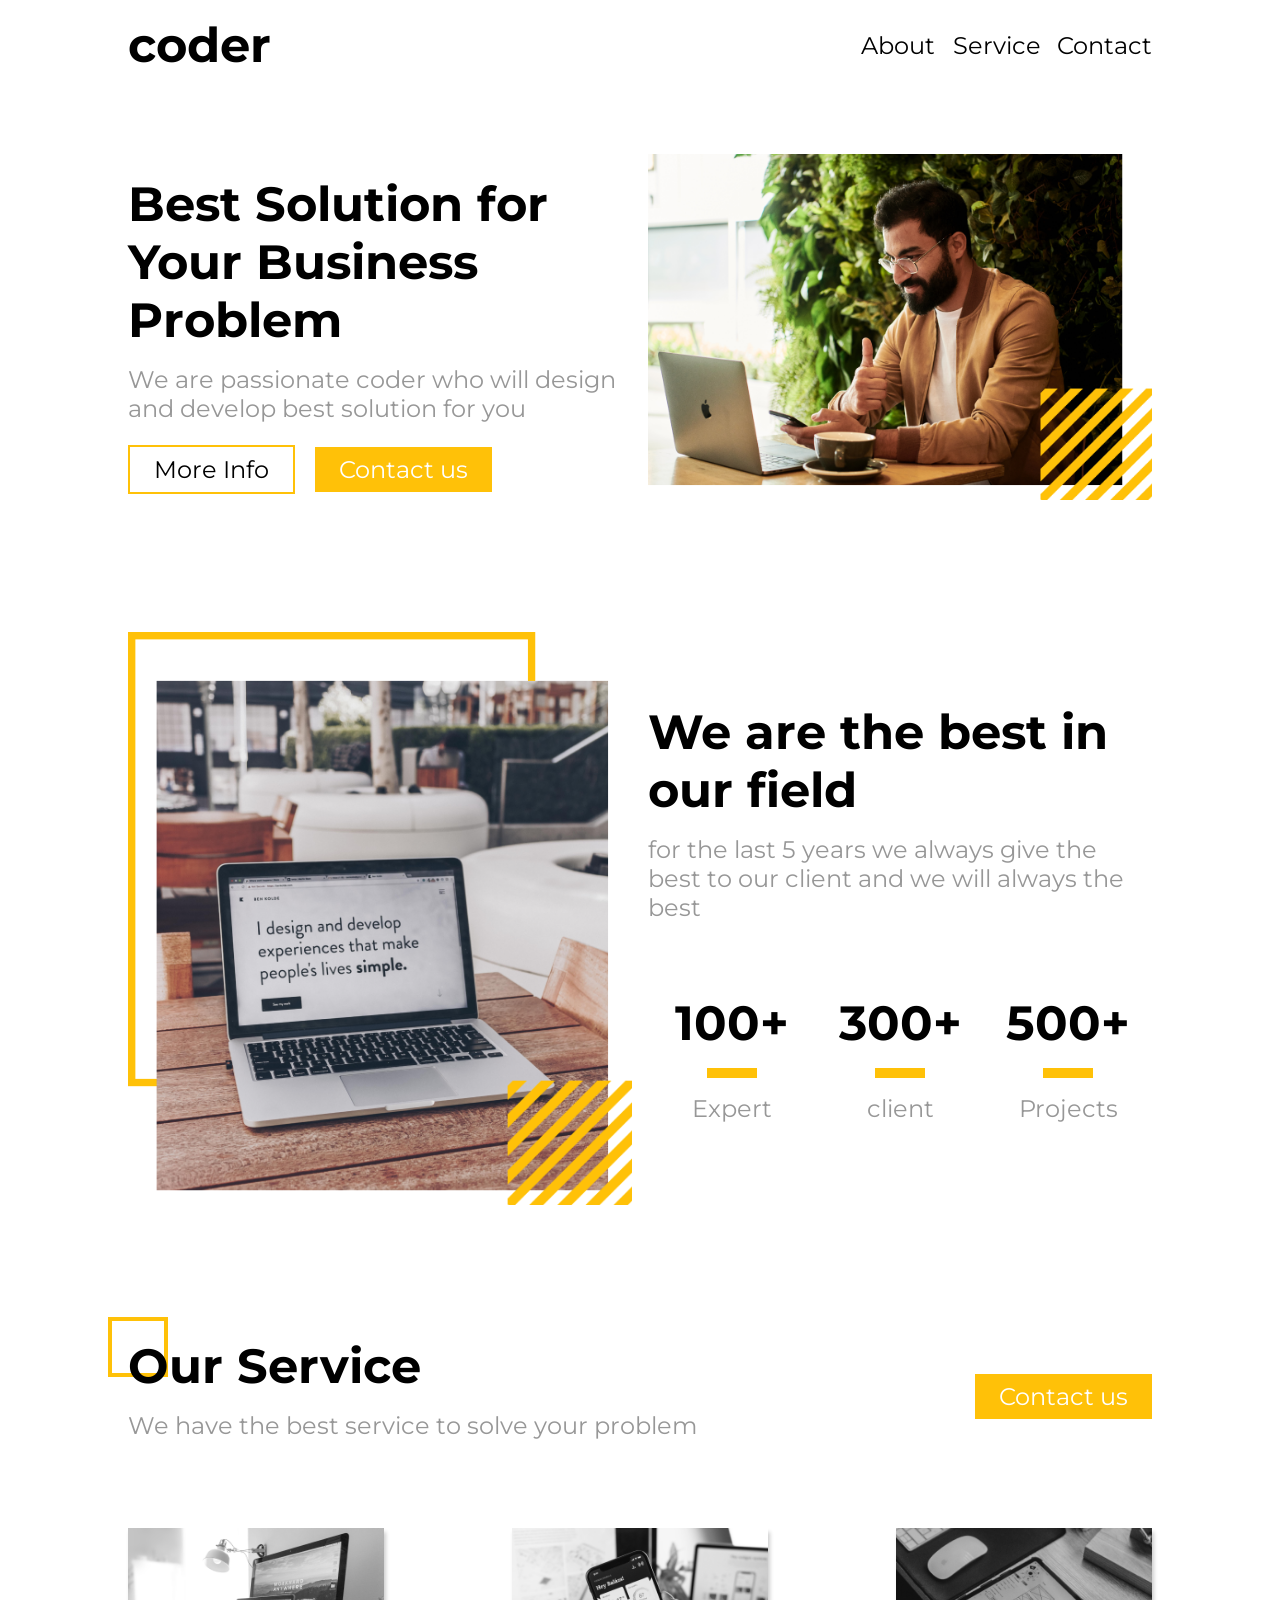
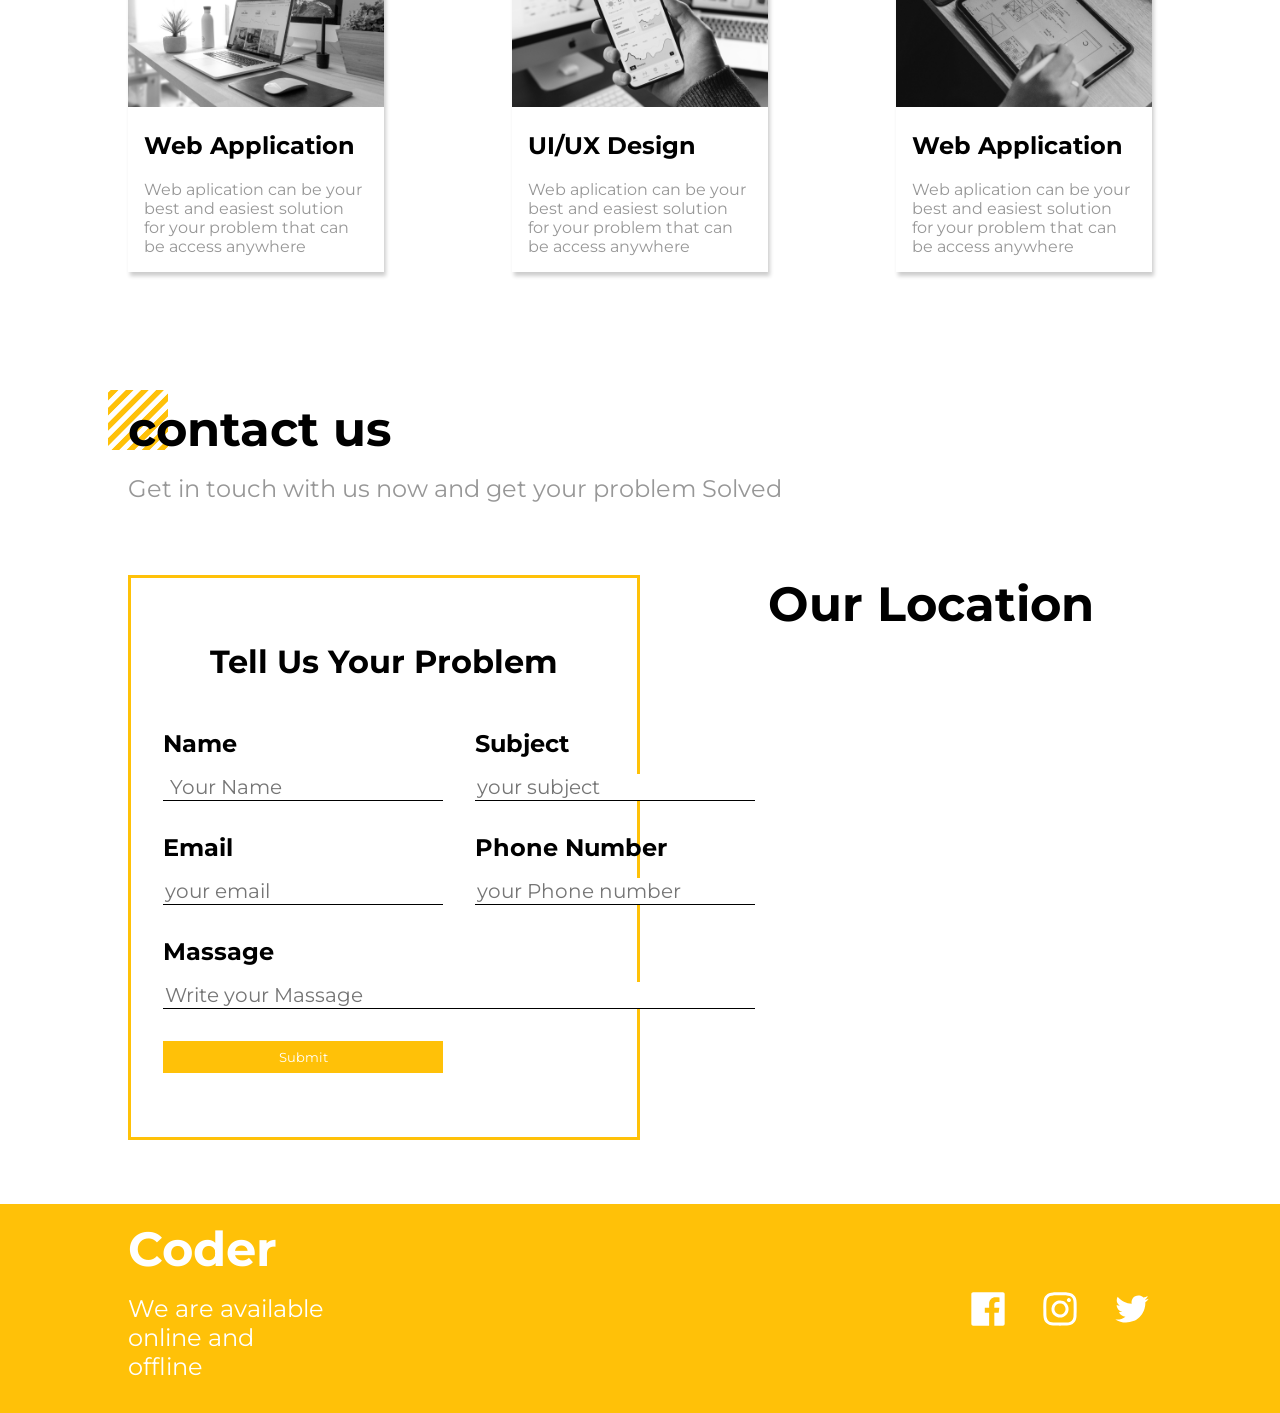
<file: index.html>
<!DOCTYPE html>
<html lang="en">
  <head>
    <meta charset="UTF-8" />
    <meta http-equiv="X-UA-Compatible" content="IE=edge" />
    <meta name="viewport" content="width=device-width, initial-scale=1.0" />
    <title>Coder</title>
    <link rel="preconnect" href="https://fonts.googleapis.com" />
    <link rel="preconnect" href="https://fonts.gstatic.com" crossorigin />
    <link
      href="https://fonts.googleapis.com/css2?family=Montserrat:wght@400;500;700&display=swap"
      rel="stylesheet"
    />
    <link rel="stylesheet" href="style.css" />
  </head>
  <body>
    <header id="header">
      <h1>coder</h1>
      <nav>
        <a href="#about">About </a>
        <a href="#service">Service</a>
        <a href="#contact">Contact</a>
      </nav>
    </header>
    <section id="landing">
      <div>
        <h1>Best Solution for Your Business Problem</h1>
        <p>
          We are passionate coder who will design and develop best solution for
          you
        </p>
        <div>
          <a class="btn btn-alt" href="#about">More Info</a>
          <a class="btn" href="#contact">Contact us</a>
        </div>
      </div>
      <div>
        <img src="images/landing.png" alt="landing images" />
      </div>
    </section>

    <section id="about">
        <div>
            <img src="images/about.png" alt="about images" />
        </div>
        <div>
                <h1>We are the best in our field</h1>
                 <p>
                 for the last 5 years we always give the best to our client and we will
                 always the best
                 </p>
                <div id="about-stats">
                    <div class="about-stats-item">
                        <h1>100+</h1>
                        <div></div>
                        <p>Expert</p>
                </div>
                <div class="about-stats-item">
                     <h1>300+</h1>
                    <div></div>
                    <p>client</p>
                 </div>
                 <div class="about-stats-item">
                     <h1>500+</h1>
                      <div></div>
                     <p>Projects</p>
                 </div>
            </div>
        </div>
    </section>
    <section id="service">
        <div class="service-header">
            <div>
                 <h1>Our Service</h1>
                 <p>We have the best service to solve your problem</p>
             </div>
        <a href="#contact" class="btn">Contact us</a>
        </div>

        <div class="service-detail">
            <div class="service-detail-item">
                <img src="images/service1.png" alt="service 1 images" />
                 <h2>Web Application</h2>
                <p>
                    Web aplication can be your best and easiest solution for your
                    problem that can be access anywhere
                 </p>
            </div>

            <div class="service-detail-item">
                 <img src="images/service2.png" alt="service 2 images" />
                <h2>UI/UX Design</h2>
                 <p>
                     Web aplication can be your best and easiest solution for your
                        problem that can be access anywhere
                </p>
                </div>

            <div class="service-detail-item">
                 <img src="images/service3.png" alt="service 3 images" />
                 <h2>Web Application</h2>
                    <p>
                         Web aplication can be your best and easiest solution for your
                        problem that can be access anywhere
                    </p>
            </div>
      </div>
    </section>

    <section id="contact">
        <h1>contact us</h1>
         <p>Get in touch with us now and get your problem Solved</p>
        <div class="contact-detail">
            <form action="">
                <h1>Tell Us Your Problem</h1>
                 <div class="form-group">
                 <div id="input-name" class="input-group">
                    <label for="">Name</label>
                    <input type="text" placeholder=" Your Name" />
                    </div>
                    <div id="input-subject" class="input-group">
                    <label for="">Subject</label>
                    <input type="text" placeholder="your subject" />
                 </div>
                 <div id="input-email" class="input-group">
                      <label for="">Email</label>
                     <input type="email" placeholder="your email" />
                 </div>
                     <div id="input-phone" class="input-group">
                   <label for="">Phone Number</label>
                    <input type="tel" placeholder="your Phone number" />
                    </div>
                    <div id="input-massage" class="input-group">
                    <label for="">Massage</label>
                    <input type="text" placeholder="Write your Massage" />
                     </div>
          
                    <button class="btn">Submit</button>
            </form>
             </div>
            <div>
                 <h1>Our Location</h1>
                 <iframe
                  src="https://www.google.com/maps/embed?pb=!1m18!1m12!1m3!1d3989.746750351295!2d100.3704505148299!3d-0.34318413542139914!2m3!1f0!2f0!3f0!3m2!1i1024!2i768!4f13.1!3m3!1m2!1s0x2fd539c87b5780ff%3A0x4f4a2045b7d95818!2sToserba%20Al%20Irsyad%2C%20Al%20Irsyad%20Cell!5e0!3m2!1sid!2sid!4v1672480895655!5m2!1sid!2sid"
                 width="600"
                height="450"
                 style="border: 0"
                allowfullscreen=""
                loading="lazy"
                referrerpolicy="no-referrer-when-downgrade"
                     ></iframe>
            </div>
        </div>  
    </section>
    <footer id="footer">
      <div>
        <h1>Coder</h1>
        <p> We are available online and offline
        </p>
      </div>
      <div class="social-icon">
        <img src="images/Facebook.svg" alt="" />
        <img src="images/Instagram.svg" alt="" />
        <img src="images/Twitter.svg" alt="" />
      </div>
    </footer>
  </body>
</html>
</file>
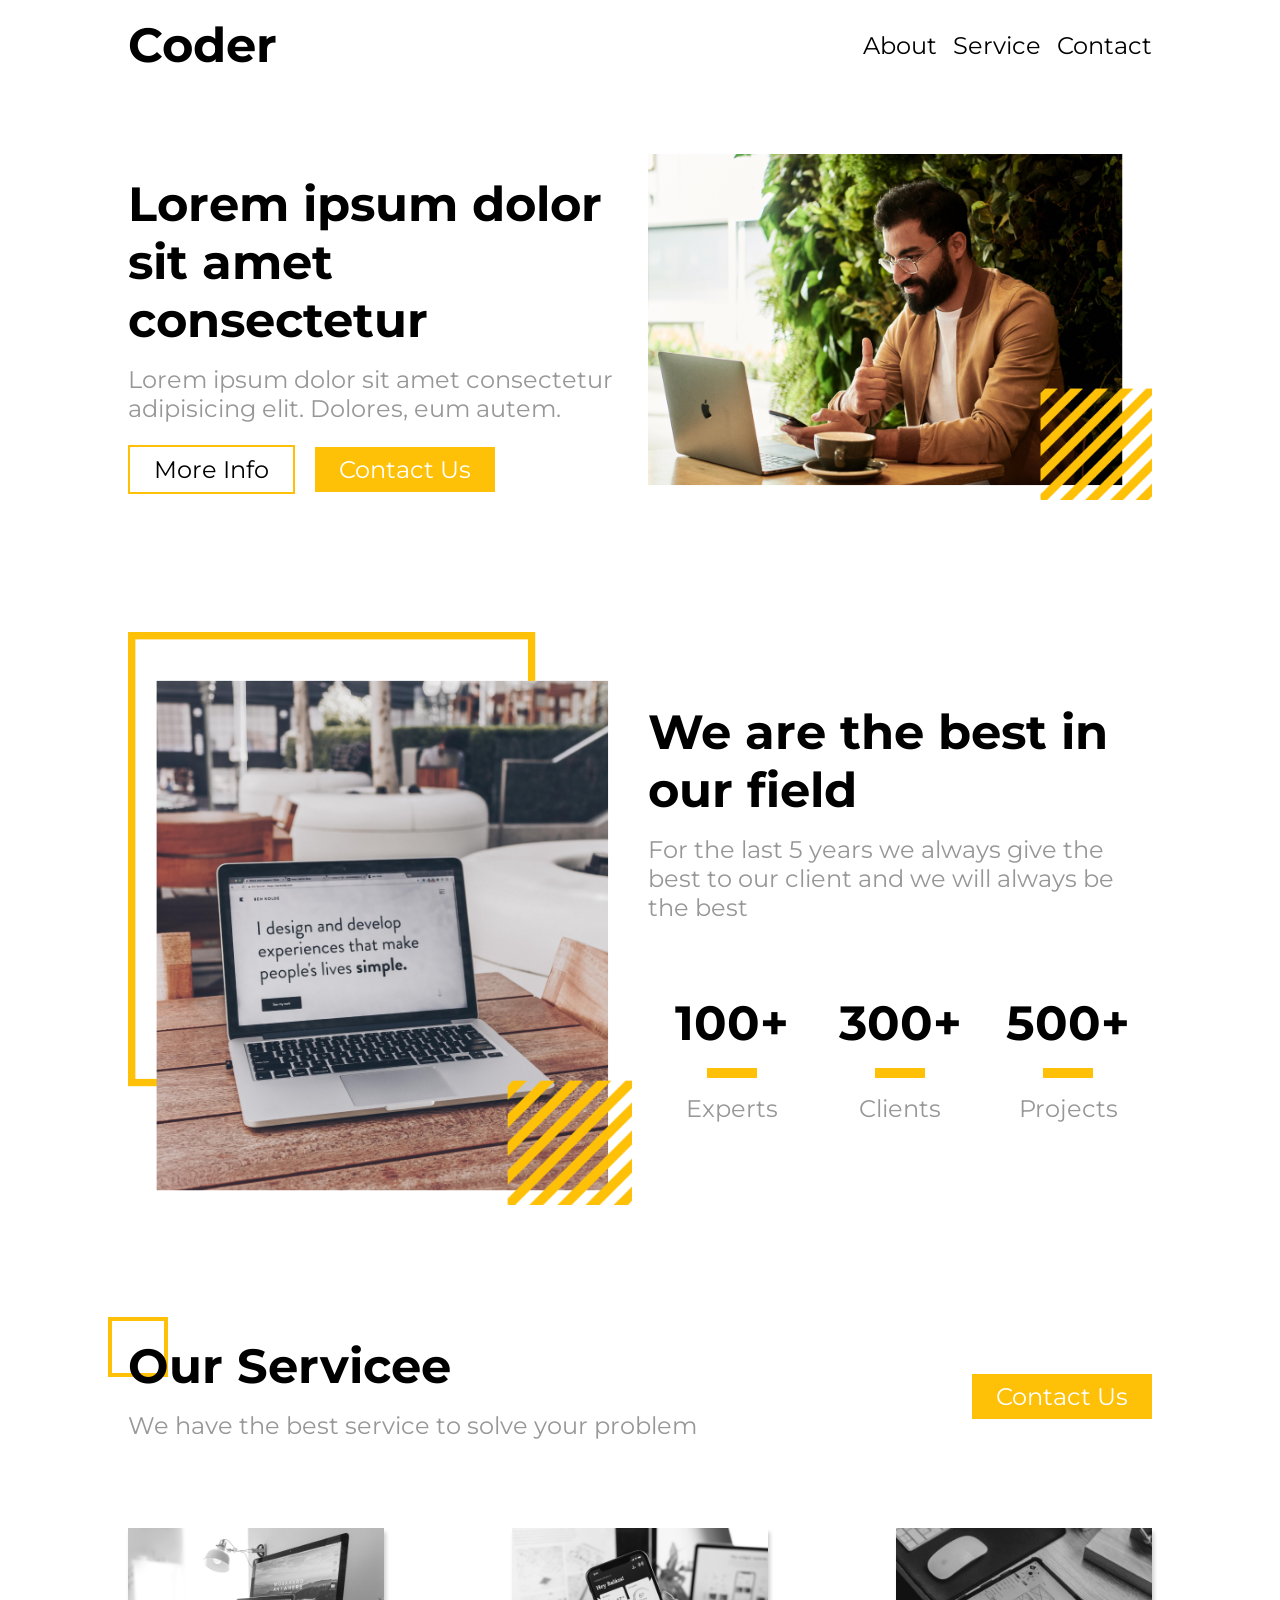
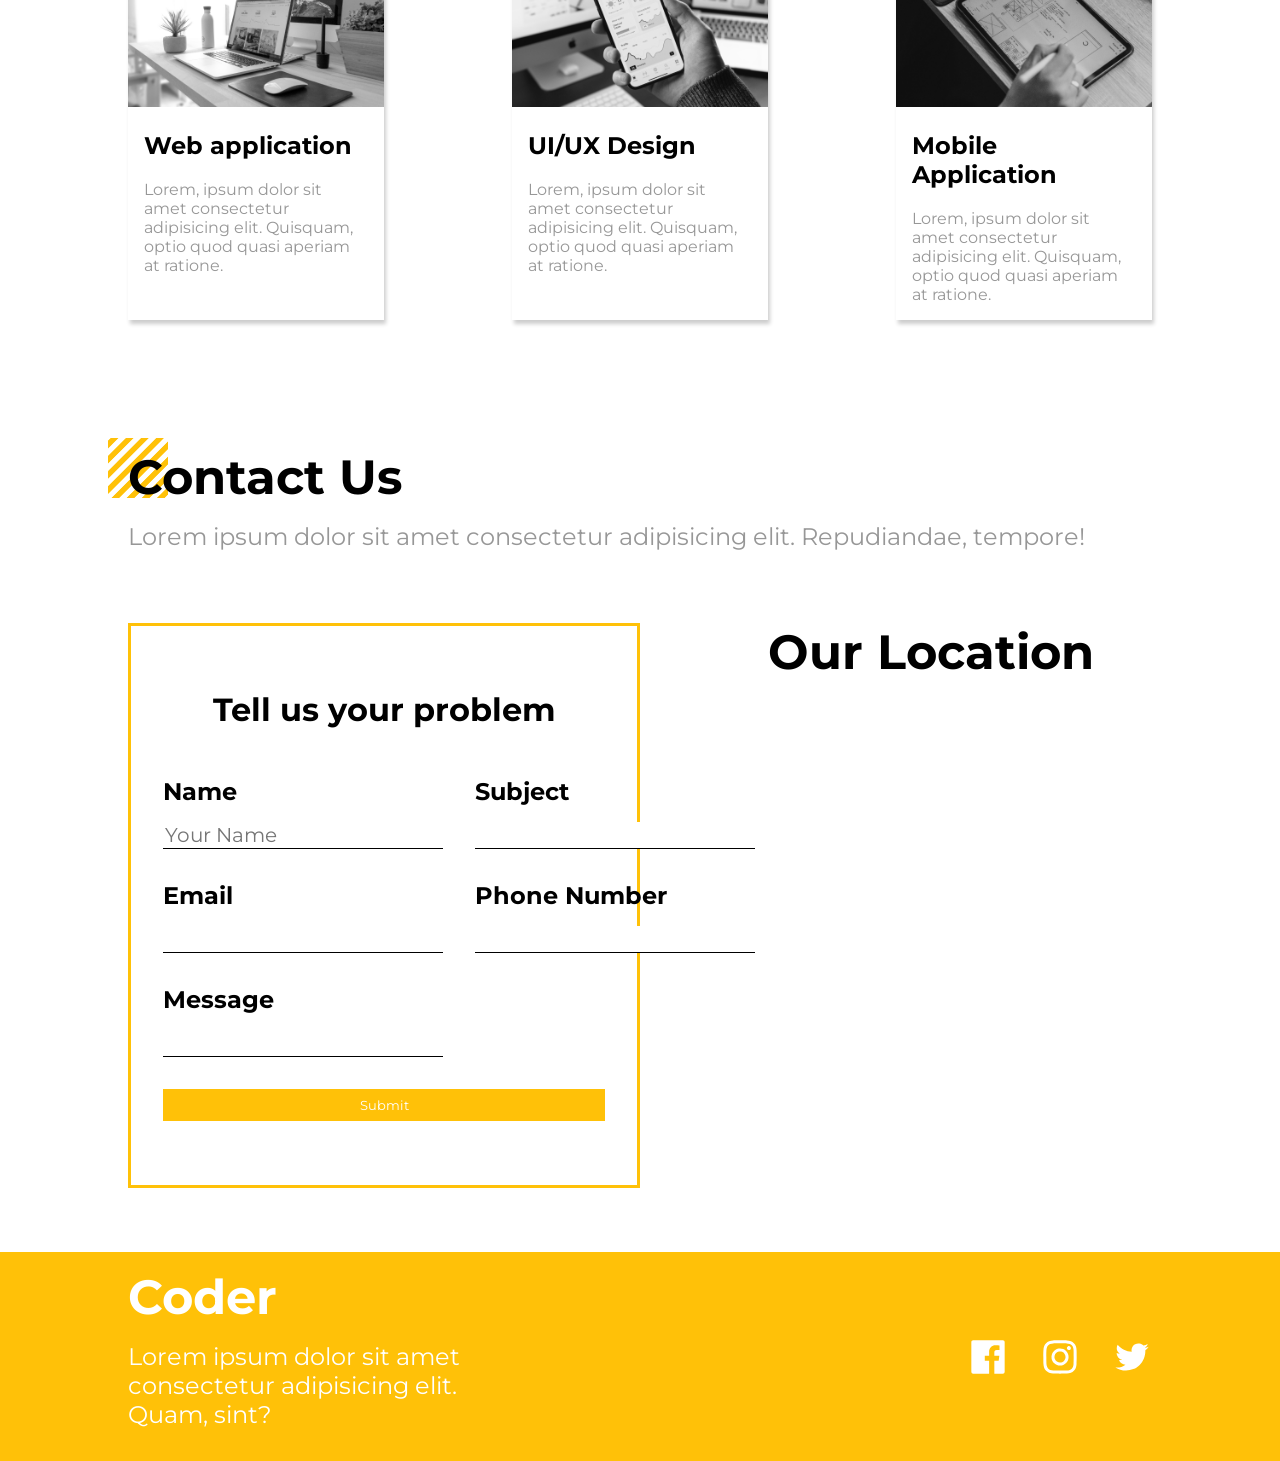
<file: index KODIO.html>
<!DOCTYPE html>
<html lang="en">
<head>
    <meta charset="UTF-8">
    <meta http-equiv="X-UA-Compatible" content="IE=edge">
    <meta name="viewport" content="width=device-width, initial-scale=1.0">
    <title>Coder</title>
    <link rel="preconnect" href="https://fonts.googleapis.com">
    <link rel="preconnect" href="https://fonts.gstatic.com" crossorigin>
    <link href="https://fonts.googleapis.com/css2?family=Montserrat:wght@500;700&display=swap" rel="stylesheet">
    <link rel="stylesheet" href="style.css">
</head>
<body>
    <header id="header">
        <h1>Coder</h1>
        <nav>
            <a href="">About</a>
            <a href="">Service</a>
            <a href="">Contact</a>
        </nav>
    </header>
    <section id="landing">
        <div>
            <h1>Lorem ipsum dolor sit amet consectetur</h1>
            <p>Lorem ipsum dolor sit amet consectetur adipisicing elit. Dolores, eum autem.</p>
            <div>
                <a class="btn btn-alt" href="">More Info</a>
                <a class="btn" href="">Contact Us</a>
            </div>
        </div>
        <div>
            <img src="images/landing.png" alt="Landing Image">
        </div>
    </section>
    <section id="about">
        <div>
            <img src="images/about.png" alt="About Image">
        </div>
        <div>
            <h1>We are the best in our field</h1>
            <p>For the last 5 years we always give the best to our client and we will always be the best</p>
            <div id="about-stats">
                <div class="about-stats-item">
                    <h1>100+</h1>
                    <div></div>
                    <p>Experts</p>
                </div>
                <div class="about-stats-item">
                    <h1>300+</h1>
                    <div></div>
                    <p>Clients</p>
                </div>
                <div class="about-stats-item">
                    <h1>500+</h1>
                    <div></div>
                    <p>Projects</p>
                </div>
            </div>
        </div>
    </section>
    <section id="service">
        <div class="service-header">
            <div>
                <h1>Our Servicee</h1>
                <p>We have the best service to solve your problem</p>
            </div>
            <a href="" class="btn">Contact Us</a>
        </div>
        <div class="service-detail">
            <div class="service-detail-item">
                <img src="images/service1.png" alt="service 1 image">
                <h2>Web application</h2>
                <p>Lorem, ipsum dolor sit amet consectetur adipisicing elit. Quisquam, optio quod quasi aperiam at ratione.</p>
            </div>
            <div class="service-detail-item">
                <img src="images/service2.png" alt="service 2 image">
                <h2>UI/UX Design</h2>
                <p>Lorem, ipsum dolor sit amet consectetur adipisicing elit. Quisquam, optio quod quasi aperiam at ratione.</p>
            </div>
            <div class="service-detail-item">
                <img src="images/service3.png" alt="service 4 image">
                <h2>Mobile Application</h2>
                <p>Lorem, ipsum dolor sit amet consectetur adipisicing elit. Quisquam, optio quod quasi aperiam at ratione.</p>
            </div>
        </div>
    </section>
    <section id="contact">
        <h1>Contact Us</h1>
        <p>Lorem ipsum dolor sit amet consectetur adipisicing elit. Repudiandae, tempore!</p>
        <div class="contact-detail">
            <form action="">
                <h1>Tell us your problem</h1>
                <div class="form-group">
                    <div id="input-name" class="input-group">
                        <label for="">Name</label>
                        <input type="text" placeholder="Your Name">
                    </div>
                    <div id="input-subject" class="input-group">
                        <label for="">Subject</label>
                        <input type="text">
                    </div>
                    <div id="input-email" class="input-group">
                        <label for="">Email</label>
                        <input type="email">
                    </div>
                    <div id="input-phone" class="input-group">
                        <label for="">Phone Number</label>
                        <input type="tel">
                    </div>
                    <div id="input-message" class="input-group">
                        <label for="">Message</label>
                        <input type="text">
                    </div>
                </div>
                <button class="btn">Submit</button>
            </form>
            <div>
                <h1>Our Location</h1>
                <iframe src="https://www.google.com/maps/embed?pb=!1m18!1m12!1m3!1d15864.65706910555!2d106.8524594283222!3d-6.242070227706176!2m3!1f0!2f0!3f0!3m2!1i1024!2i768!4f13.1!3m3!1m2!1s0x2e69fd4525190ba3%3A0x19b6e12e2482ee41!2sCoding%20Studio!5e0!3m2!1sid!2sid!4v1662888075401!5m2!1sid!2sid" width="600" height="450" style="border:0;" allowfullscreen="" loading="lazy" referrerpolicy="no-referrer-when-downgrade"></iframe>
            </div>
        </div>
    </section>
    <footer>
        <div>
            <h1>Coder</h1>
            <p>Lorem ipsum dolor sit amet consectetur adipisicing elit. Quam, sint?</p>
        </div>
        <div class="social-icon">
            <img src="images/Facebook.svg" alt="">
            <img src="images/Instagram.svg" alt="">
            <img src="images/Twitter.svg" alt="">
        </div>
    </footer>
</body>
</html>
</file>
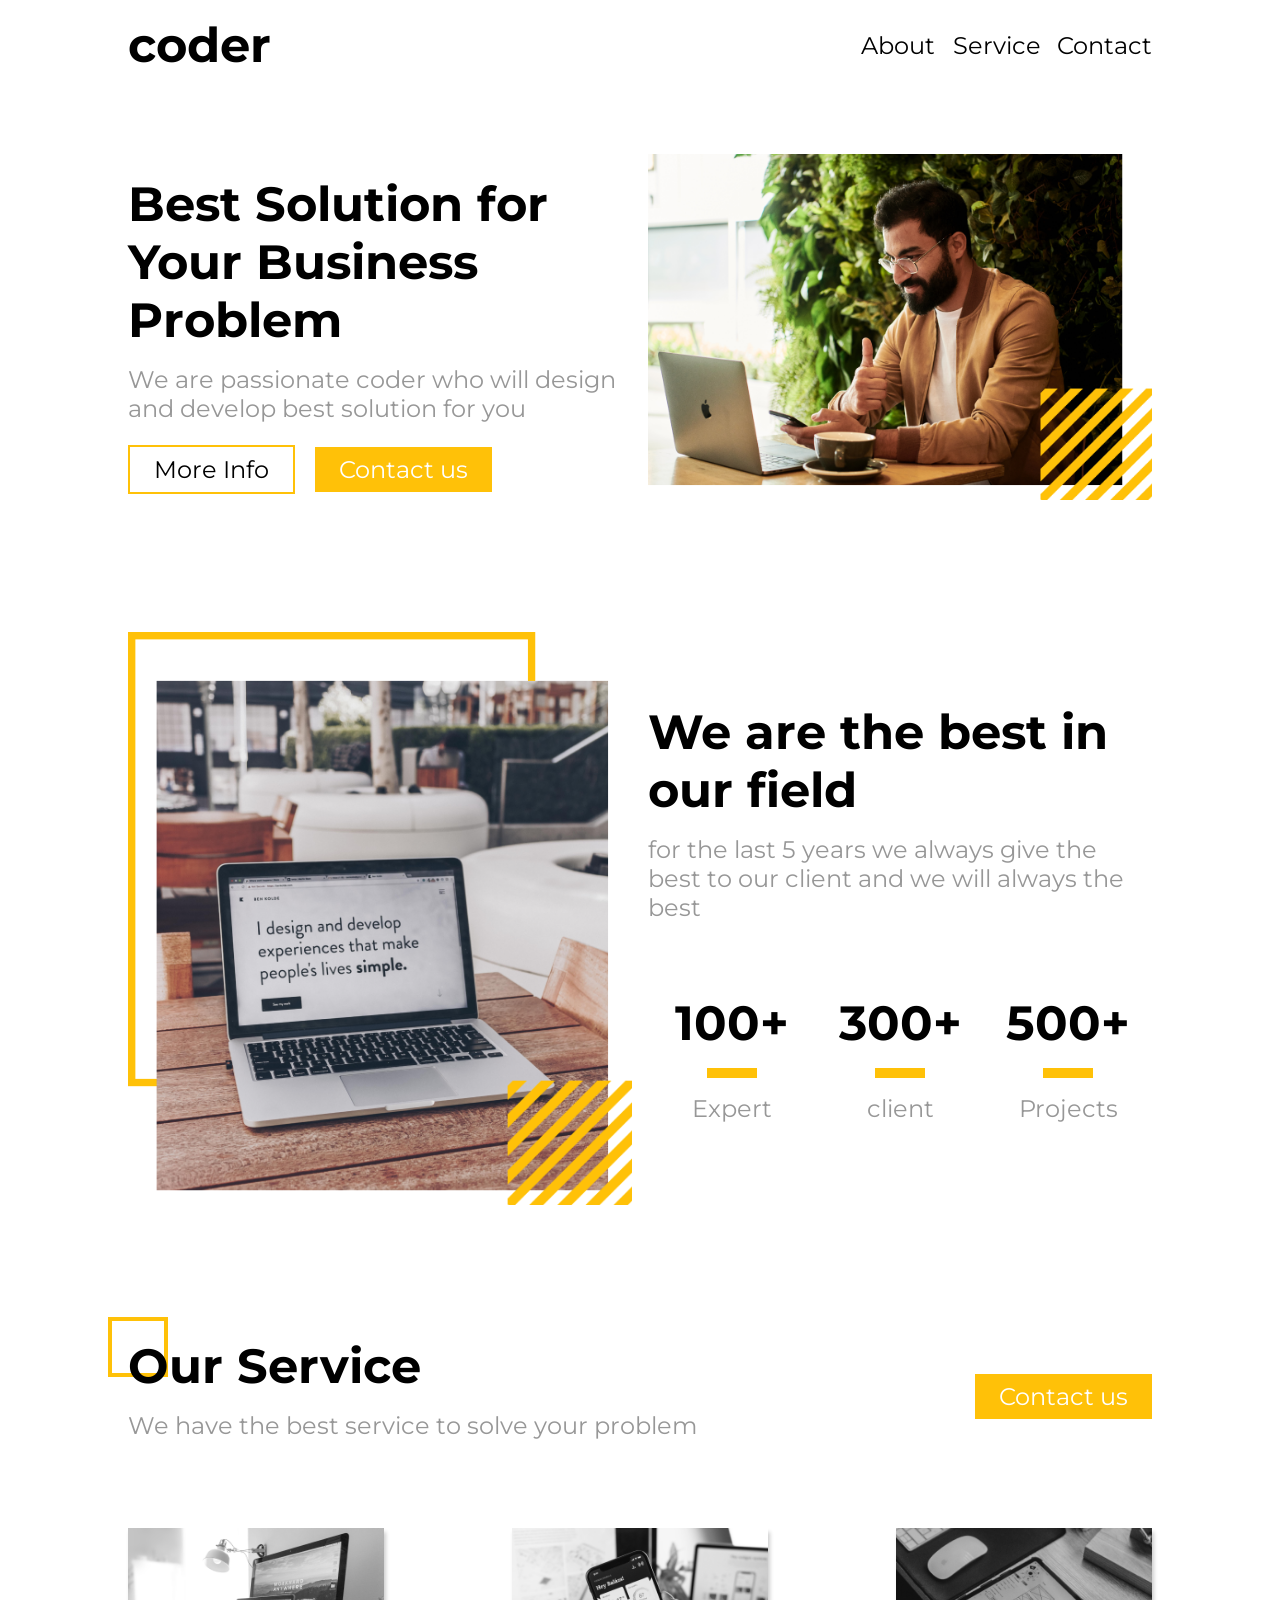
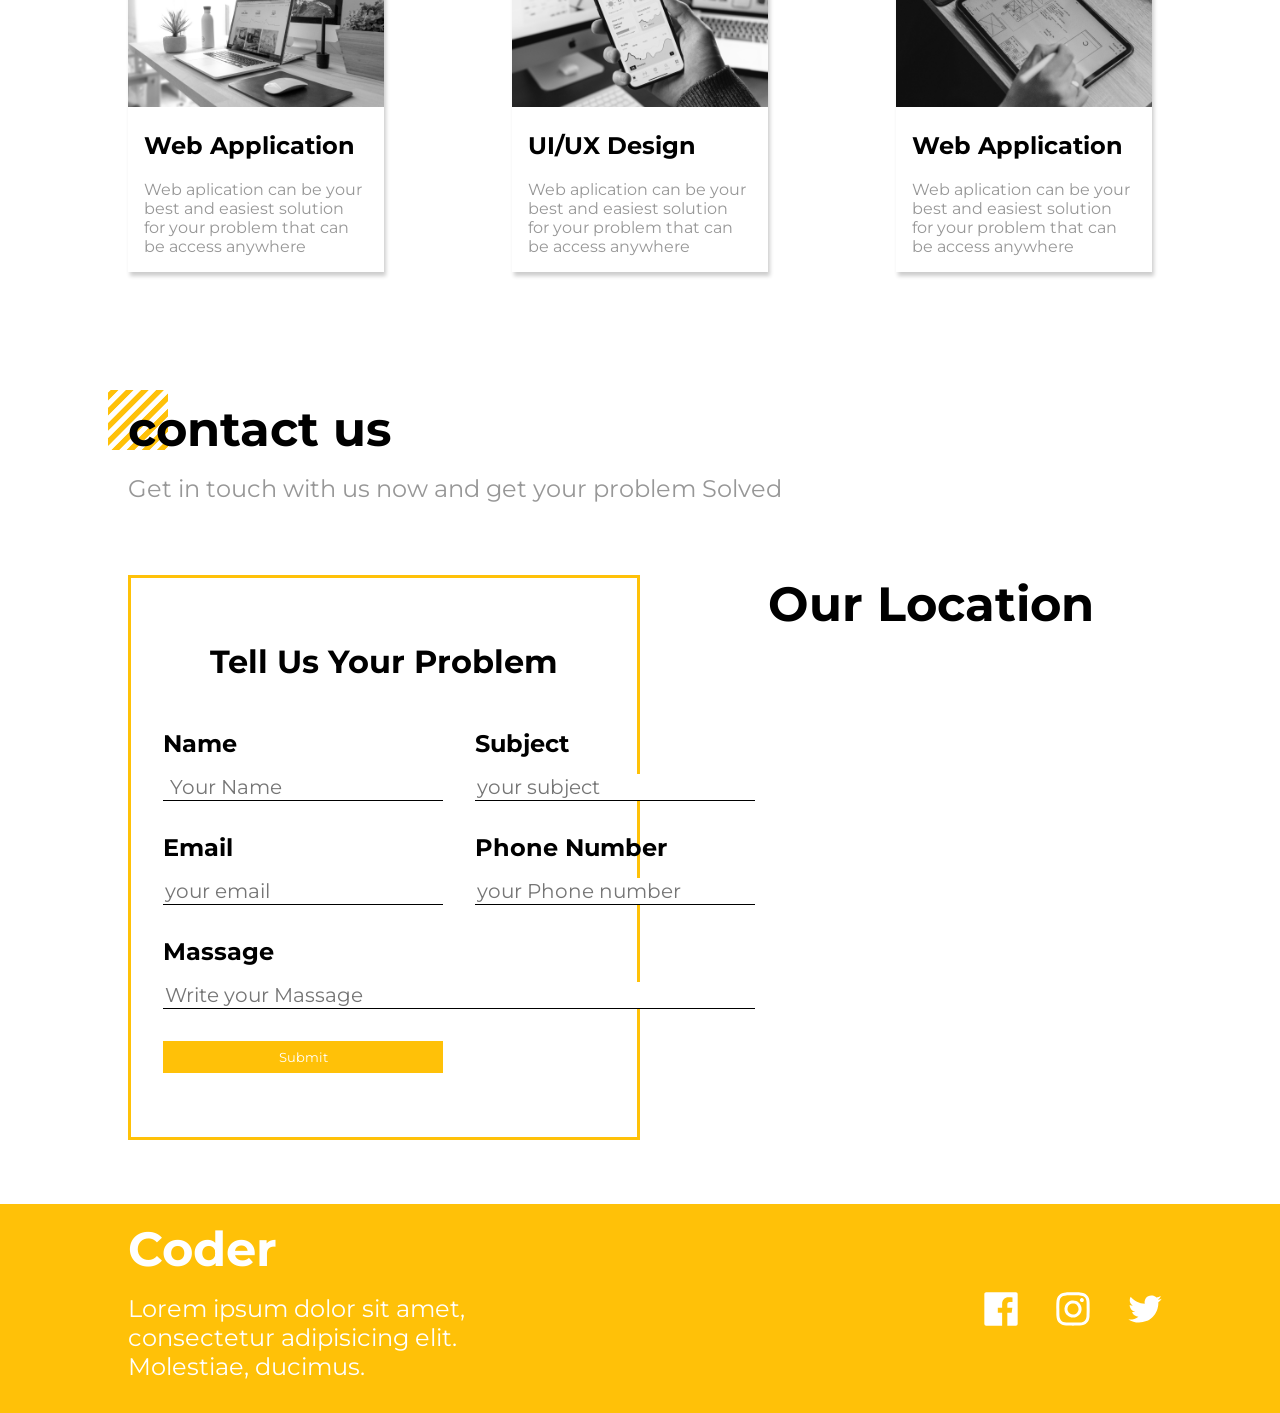
<file: indext.html>
<!DOCTYPE html>
<html lang="en">
  <head>
    <meta charset="UTF-8" />
    <meta http-equiv="X-UA-Compatible" content="IE=edge" />
    <meta name="viewport" content="width=device-width, initial-scale=1.0" />
    <title>Coder</title>
    <link rel="preconnect" href="https://fonts.googleapis.com" />
    <link rel="preconnect" href="https://fonts.gstatic.com" crossorigin />
    <link
      href="https://fonts.googleapis.com/css2?family=Montserrat:wght@400;500;700&display=swap"
      rel="stylesheet"
    />
    <link rel="stylesheet" href="style.css" />
  </head>
  <body>
    <header id="header">
      <h1>coder</h1>
      <nav>
        <a href="#about">About </a>
        <a href="#service">Service</a>
        <a href="#contact">Contact</a>
      </nav>
    </header>
    <section id="landing">
      <div>
        <h1>Best Solution for Your Business Problem</h1>
        <p>
          We are passionate coder who will design and develop best solution for
          you
        </p>
        <div>
          <a class="btn btn-alt" href="#about">More Info</a>
          <a class="btn" href="#contact">Contact us</a>
        </div>
      </div>
      <div>
        <img src="images/landing.png" alt="landing images" />
      </div>
    </section>

    <section id="about">
        <div>
            <img src="images/about.png" alt="about images" />
        </div>
        <div>
                <h1>We are the best in our field</h1>
                 <p>
                 for the last 5 years we always give the best to our client and we will
                 always the best
                 </p>
                <div id="about-stats">
                    <div class="about-stats-item">
                        <h1>100+</h1>
                        <div></div>
                        <p>Expert</p>
                </div>
                <div class="about-stats-item">
                     <h1>300+</h1>
                    <div></div>
                    <p>client</p>
                 </div>
                 <div class="about-stats-item">
                     <h1>500+</h1>
                      <div></div>
                     <p>Projects</p>
                 </div>
            </div>
        </div>
    </section>
    <section id="service">
        <div class="service-header">
            <div>
                 <h1>Our Service</h1>
                 <p>We have the best service to solve your problem</p>
             </div>
        <a href="#contact" class="btn">Contact us</a>
        </div>

        <div class="service-detail">
            <div class="service-detail-item">
                <img src="images/service1.png" alt="service 1 images" />
                 <h2>Web Application</h2>
                <p>
                    Web aplication can be your best and easiest solution for your
                    problem that can be access anywhere
                 </p>
            </div>

            <div class="service-detail-item">
                 <img src="images/service2.png" alt="service 2 images" />
                <h2>UI/UX Design</h2>
                 <p>
                     Web aplication can be your best and easiest solution for your
                        problem that can be access anywhere
                </p>
                </div>

            <div class="service-detail-item">
                 <img src="images/service3.png" alt="service 3 images" />
                 <h2>Web Application</h2>
                    <p>
                         Web aplication can be your best and easiest solution for your
                        problem that can be access anywhere
                    </p>
            </div>
      </div>
    </section>

    <section id="contact">
        <h1>contact us</h1>
         <p>Get in touch with us now and get your problem Solved</p>
        <div class="contact-detail">
            <form action="">
                <h1>Tell Us Your Problem</h1>
                 <div class="form-group">
                 <div id="input-name" class="input-group">
                    <label for="">Name</label>
                    <input type="text" placeholder=" Your Name" />
                    </div>
                    <div id="input-subject" class="input-group">
                    <label for="">Subject</label>
                    <input type="text" placeholder="your subject" />
                 </div>
                 <div id="input-email" class="input-group">
                      <label for="">Email</label>
                     <input type="email" placeholder="your email" />
                 </div>
                     <div id="input-phone" class="input-group">
                   <label for="">Phone Number</label>
                    <input type="tel" placeholder="your Phone number" />
                    </div>
                    <div id="input-massage" class="input-group">
                    <label for="">Massage</label>
                    <input type="text" placeholder="Write your Massage" />
                     </div>
          
                    <button class="btn">Submit</button>
            </form>
             </div>
            <div>
                 <h1>Our Location</h1>
                 <iframe
                  src="https://www.google.com/maps/embed?pb=!1m18!1m12!1m3!1d3989.746750351295!2d100.3704505148299!3d-0.34318413542139914!2m3!1f0!2f0!3f0!3m2!1i1024!2i768!4f13.1!3m3!1m2!1s0x2fd539c87b5780ff%3A0x4f4a2045b7d95818!2sToserba%20Al%20Irsyad%2C%20Al%20Irsyad%20Cell!5e0!3m2!1sid!2sid!4v1672480895655!5m2!1sid!2sid"
                 width="600"
                height="450"
                 style="border: 0"
                allowfullscreen=""
                loading="lazy"
                referrerpolicy="no-referrer-when-downgrade"
                     ></iframe>
            </div>
        </div>  
    </section>
    <footer id="footer">
      <div>
        <h1>Coder</h1>
        <p>
          Lorem ipsum dolor sit amet, consectetur adipisicing elit. Molestiae,
          ducimus.
        </p>
      </div>
      <div class="social-icon">
        <img src="images/Facebook.svg" alt="" />
        <img src="images/Instagram.svg" alt="" />
        <img src="images/Twitter.svg" alt="" />
      </div>
    </footer>
  </body>
</html>
</file>
<file: style.css>
* {
  font-family: "montserrat";
  box-sizing: border-box;
}
html,
body {
  padding: 0;
  margin: 0;
}
h1 {
  font-weight: 700;
  font-size: 48px;
  margin: 0 0 16px 0;
}
a {
  text-decoration: none;
  color: black;
  font-size: 24px;
}
p {
  color: #979797;
  margin: 0 0 16px 0;
  font-size: 24px;
}
section {
  padding: 64px 128px;
}
img,
iframe {
  width: 100%;
}
.btn {
  background-color: #ffc108;
  color: #fff;
  padding: 8px 24px;
}
.btn-alt {
  background-color: #fff;
  color: black;
  margin-right: 16px;

  border: 2px solid #ffc108;
}
#header {
  display: flex;
  align-items: center;
  justify-content: space-between;
  padding: 16px 128px;
  position: sticky;
  top: 0;
  background-color: #fff;
  z-index: 5;
}
#header h1 {
  margin: 0;
  /* animation: flash 1s infinite; */
  animation: bounceIn 1s;
}
@keyframes bounceIn {
  0% {
    filter: opacity(0);
    transform: translateY(-20px);
  }
  35% {
    filter: opacity(0.25);
    transform: translateY(0);
  }
  70% {
    filter: opacity(0.5);
    transform: translateY(-10px);
  }
  100% {
    filter: opacity(1);
    transform: translateY(0);
  }
}
/* @keyframes flash {
  from {
    filter: opacity(0);
  }
  to {
    filter: opacity(1);
  }
} */
#landing {
  display: flex;
  align-items: center;
  justify-content: space-between;
  column-gap: 16px;
}
#landing > div {
  width: 50%;
}
#landing p {
  margin-bottom: 32px;
}
nav > a {
  margin-left: 12px;
}
nav > a:hover {
  color: #ffc108;
}
#about {
  display: flex;
  align-items: center;
  justify-content: space-between;
  column-gap: 16px;
}
#about > div {
  width: 50%;
}
#about-stats {
  display: grid;
  grid-template-columns: repeat(3, 1fr);
  text-align: center;
  margin-top: 72px;
}
.about-stats-item {
  display: flex;
  flex-direction: column;
  align-items: center;
}

.about-stats-item div {
  width: 50px;
  height: 10px;
  background-color: #ffc108;
  margin-bottom: 16px;
}
.service-header {
  display: flex;
  align-items: center;
  justify-content: space-between;
}
.service-header h1 {
  position: relative;
}
.service-header h1::before {
  content: "";
  width: 60px;
  height: 60px;
  background: url(images/accent1.svg);
  position: absolute;
  left: -20px;
  top: -20px;
  z-index: -1;
}
.service-detail {
  display: grid;
  grid-template-columns: repeat(3, 1fr);
  column-gap: 128px;
  margin-top: 72px;
}
.service-detail-item {
  box-shadow: 2px 4px 4px rgba(0, 0, 0, 0.2);
}
.service-detail-item:hover {
  transform: scale(1.15);
}
.service-detail-item:hover img {
  filter: grayscale(0);
}
.service-detail-item img {
  width: 100%;
  filter: grayscale(1);
}
.service-detail-item h2 {
  padding: 0 16px;
}
.service-detail-item p {
  font-size: 16px;
  padding: 0 16px;
}
#contact h1 {
  position: relative;
}
#contact > h1::before {
  content: "";
  width: 60px;
  height: 60px;
  position: absolute;
  background: url(images/accent2.svg);
  left: -20px;
  top: -10px;
  z-index: -1;
}
.contact-detail {
  display: flex;
  justify-content: space-between;
  margin-top: 72px;
  column-gap: 128px;
}
.contact-detail > div,
.contact-detail > form {
  width: 50%;
}
form {
  display: flex;
  flex-direction: column;
  border: 3px solid #ffc108;
  padding: 64px 32px;
}
form h1 {
  font-size: 32px;
  text-align: center;
}
form button {
  border: none;
}
form button:hover {
  cursor: pointer;
}
.form-group {
  display: grid;
  grid-template-columns: repeat(2, 1fr);
  column-gap: 32px;
  margin-top: 32px;
  grid-template-areas:
    "name subject"
    "email phone"
    "massage massage";
}

.input-group {
  display: flex;
  flex-direction: column;
  margin-bottom: 32px;
}
#input-name {
  grid-area: name;
}
#input-subject {
  grid-area: subject;
}
#input-email {
  grid-area: email;
}
#input-phone {
  grid-area: phone;
}
#input-massage {
  grid-area: massage;
}
.input-group label {
  font-weight: 700;
  margin-bottom: 16px;
  font-size: 24px;
}
.input-group input {
  border: none;
  outline: none;
  border-bottom: 1px solid black;
  font-size: 20px;
}
.input-group input:focus {
  border-bottom: 2px solid #ffc108;
}
footer {
  padding: 16px 128px;
  background-color: #ffc108;
  color: #fff;
  display: flex;
  justify-content: space-between;
  align-items: center;
}

footer p {
  color: #fff;
  width: 50%;
}
.social-icon {
  display: flex;
  gap: 32px;
}
@media only screen and (max-width: 1200px) {
  .service-detail {
    gap: 24px;
  }
  .contact-detail {
    gap: 24px;
  }
  .form-group {
    display: flex;
    flex-direction: column;
  }
}
@media only screen and (max-width: 992px) {
  #header,
  #footer {
    padding: 16px 32px;
  }
  section {
    padding: 64px, 32px;
  }
  #landing {
    flex-direction: column;
    justify-content: center;
    align-items: center;
    text-align: center;
  }
  #landing > div {
    width: 100%;
  }
  #about {
    flex-direction: column;
    text-align: center;
    justify-content: center;
  }
  #about > div {
    width: 100%;
  }
  #service-detail {
    gap: 16px;
  }
  .contact-detail {
    flex-direction: column;
    justify-content: center;
    align-items: center;
    row-gap: 64px;
  }
  .contact-detail form,
  .contact-detail > div {
    width: 100%;
  }
}
</file>
